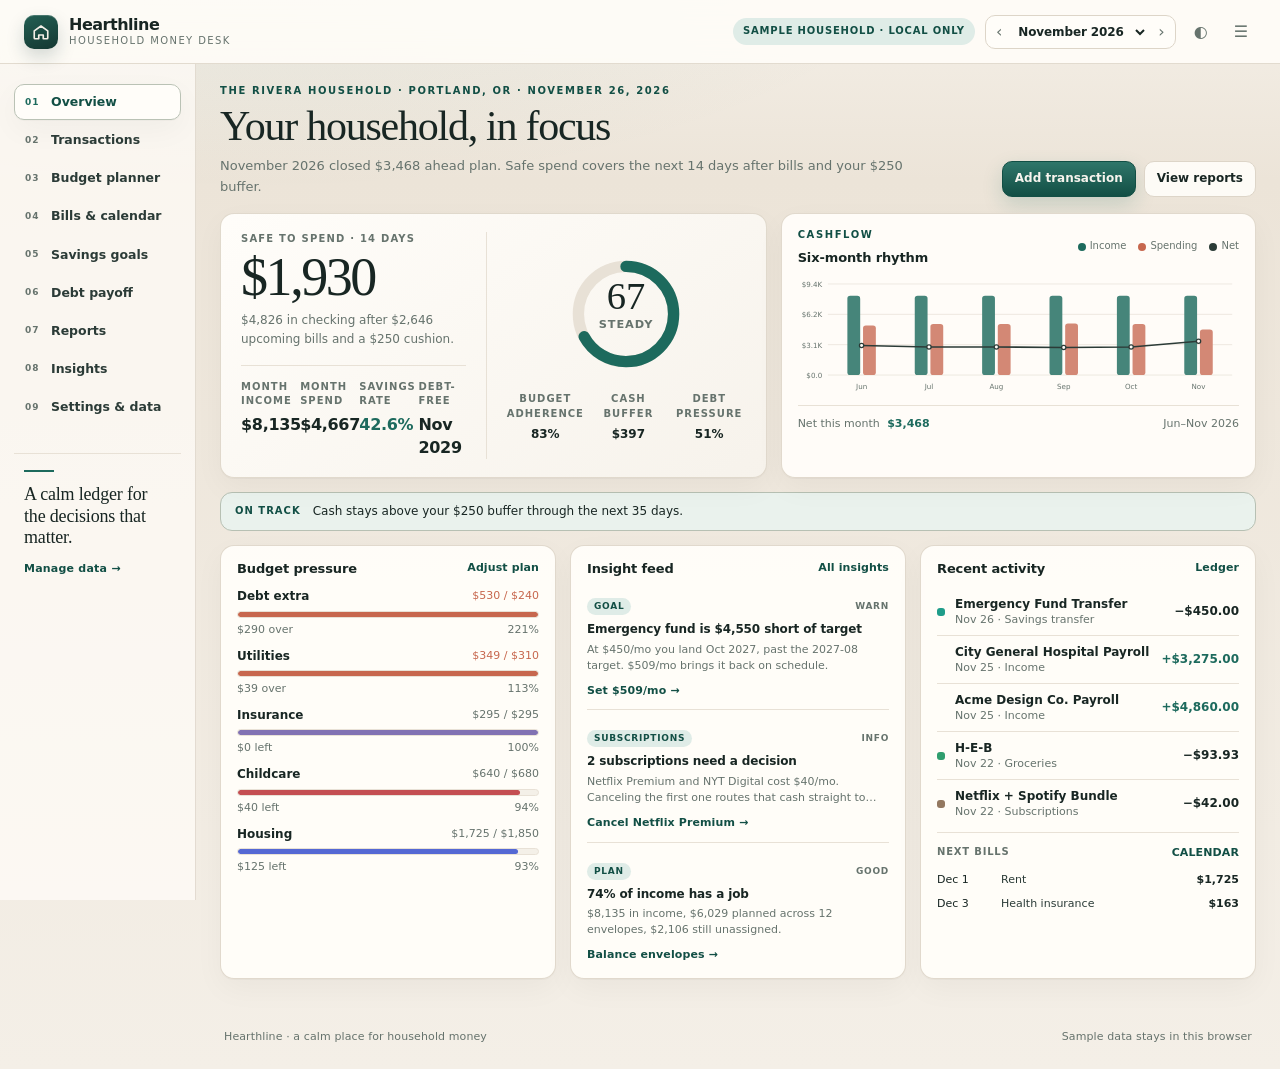
<file: app/index.html>
<!doctype html>
<html lang="en" data-theme="light" data-density="regular">
<head>
<meta charset="utf-8">
<meta name="viewport" content="width=device-width, initial-scale=1">
<meta name="color-scheme" content="light dark">
<meta name="theme-color" content="#f5f1ea">
<title>Hearthline · Household money desk</title>
<link rel="icon" href="data:image/svg+xml,%3Csvg xmlns='http://www.w3.org/2000/svg' viewBox='0 0 32 32'%3E%3Crect width='32' height='32' rx='9' fill='%23183b36'/%3E%3Cpath d='M9 21.5V11.2L16 7l7 4.2v10.3h-4.6v-5.1h-4.8v5.1z' fill='%23f5f1ea'/%3E%3C/svg%3E">
<link rel="stylesheet" href="style.css">
<script type="module" src="main.js"></script>
</head>
<body>
<div class="shell">
  <header class="topbar">
    <div class="brand"><span class="brand-mark" aria-hidden="true"><svg width="18" height="18" viewBox="0 0 24 24" fill="none" stroke="currentColor" stroke-width="2.2" stroke-linecap="round" stroke-linejoin="round"><path d="M3 10.5L12 4l9 6.5V20a1 1 0 0 1-1 1h-5v-5h-6v5H4a1 1 0 0 1-1-1z"/></svg></span><span class="brand-copy"><strong>Hearthline</strong><small>Household money desk</small></span></div>
    <div class="top-actions">
      <span class="sample-badge" title="Synthetic sample data stored locally in this browser">Sample household · local only</span>
      <div class="month-picker"><button class="icon-btn" data-action="month" data-delta="-1" aria-label="Previous month">‹</button><select id="month-select" aria-label="Active month"></select><button class="icon-btn" data-action="month" data-delta="1" aria-label="Next month">›</button></div>
      <button class="icon-btn" data-action="theme" aria-label="Toggle dark or light theme" title="Toggle theme">◐</button>
      <button class="icon-btn" data-action="density" aria-label="Toggle display density" title="Toggle density">☰</button>
    </div>
  </header>
  <aside class="sidebar">
    <nav aria-label="Sections">
      <a href="#/"><span class="nav-num">01</span>Overview</a>
      <a href="#/transactions"><span class="nav-num">02</span>Transactions</a>
      <a href="#/budget"><span class="nav-num">03</span>Budget planner</a>
      <a href="#/bills"><span class="nav-num">04</span>Bills &amp; calendar</a>
      <a href="#/goals"><span class="nav-num">05</span>Savings goals</a>
      <a href="#/debt"><span class="nav-num">06</span>Debt payoff</a>
      <a href="#/reports"><span class="nav-num">07</span>Reports</a>
      <a href="#/insights"><span class="nav-num">08</span>Insights</a>
      <a href="#/settings"><span class="nav-num">09</span>Settings &amp; data</a>
    </nav>
    <div class="side-foot"><span class="side-line"></span><p>A calm ledger for<br>the decisions that matter.</p><a href="#/settings">Manage data →</a></div>
  </aside>
  <main id="app" tabindex="-1"></main>
  <footer><span>Hearthline · a calm place for household money</span><span>Sample data stays in this browser</span></footer>
</div>
<div id="modal-root"></div>
<div id="toast" role="status" aria-live="polite"></div>
</body>
</html>
</file>
<file: app/style.css>
:root{
  --bg:#f4efe7;
  --bg-deep:#ece4d8;
  --paper:#fffdf9;
  --paper-2:#f7f3ec;
  --ink:#182623;
  --ink-soft:#2b3b37;
  --muted:#66736d;
  --line:#ddd5c8;
  --line-soft:#e8e1d6;
  --accent:#1d6a5d;
  --accent-deep:#124f45;
  --accent-soft:#dfece7;
  --coral:#c7674e;
  --coral-soft:#f8e5de;
  --gold:#b3872d;
  --good:#1d6a5d;
  --shadow:0 1px 1px rgba(24,38,35,.03),0 10px 30px rgba(24,38,35,.04);
  --radius:14px;
  --radius-sm:10px;
  --serif:"Instrument Serif","Iowan Old Style","Palatino Linotype",serif;
  --sans:"DM Sans","Avenir Next","Segoe UI",system-ui,sans-serif;
}
[data-theme=dark]{
  --bg:#111815;--bg-deep:#18211d;--paper:#192320;--paper-2:#1f2b27;--ink:#f0ede6;--ink-soft:#dde3dc;
  --muted:#98a59d;--line:#30403a;--line-soft:#283632;--accent:#68c0ad;--accent-deep:#8fd7c7;--accent-soft:#1c3631;
  --coral:#f09178;--coral-soft:#3a2824;--gold:#e0b45b;--good:#68c0ad;
  --shadow:0 1px 1px rgba(0,0,0,.2),0 12px 30px rgba(0,0,0,.18);
}
*{box-sizing:border-box}
html{scroll-behavior:smooth;background:var(--bg)}
body{margin:0;color:var(--ink);font:13px/1.45 var(--sans);background:radial-gradient(1200px 500px at 20% -10%,rgba(29,106,93,.08),transparent 60%),linear-gradient(180deg,var(--bg),var(--bg-deep) 180px,var(--bg) 100%);-webkit-font-smoothing:antialiased;text-rendering:optimizeLegibility;overflow-x:hidden}
button,input,select{font:inherit;color:inherit}
button{cursor:pointer}
a{color:var(--accent-deep);text-decoration:none}
a:hover{text-decoration:underline}
h1,h2,h3,p{margin:0}
h1{font:400 clamp(30px,3.6vw,42px)/0.95 var(--serif);letter-spacing:-.03em;color:var(--ink)}
h2{font-size:13px;line-height:1.2;font-weight:700;letter-spacing:-.01em}
small{font-size:11px;color:var(--muted)}
strong,b{font-variant-numeric:tabular-nums}
.shell{max-width:1680px;margin:0 auto;min-height:100vh}

/* Topbar */
.topbar{height:64px;display:flex;align-items:center;justify-content:space-between;gap:16px;padding:0 24px;position:sticky;top:0;z-index:40;background:color-mix(in srgb,var(--paper) 88%,transparent);backdrop-filter:blur(14px);border-bottom:1px solid color-mix(in srgb,var(--line) 85%,transparent)}
.brand{display:flex;align-items:center;gap:11px;min-width:200px}
.brand-mark{width:34px;height:34px;border-radius:10px;display:grid;place-items:center;background:linear-gradient(160deg,#235f53,#143832);color:#f4efe7;box-shadow:inset 0 1px 0 rgba(255,255,255,.18),0 8px 18px rgba(20,56,50,.18)}
.brand-copy{display:flex;flex-direction:column;line-height:1}
.brand-copy strong{font:600 16px/1 var(--sans);letter-spacing:-.03em}
.brand-copy small{font-size:10px;letter-spacing:.14em;text-transform:uppercase;color:var(--muted);margin-top:3px}
.top-actions{display:flex;align-items:center;gap:10px;flex-wrap:wrap;justify-content:flex-end}
.sample-badge{padding:6px 10px;border-radius:99px;background:var(--accent-soft);color:var(--accent-deep);font-size:10px;font-weight:700;letter-spacing:.08em;text-transform:uppercase;white-space:nowrap}
.month-picker{display:flex;align-items:center;gap:2px;border:1px solid var(--line);border-radius:10px;background:var(--paper);padding:2px}
.month-picker select{border:0;background:transparent;min-width:136px;font-size:12px;font-weight:600;padding:5px 2px;letter-spacing:-.01em}
.month-picker select:focus{outline:none}
.icon-btn{border:0;background:transparent;border-radius:8px;padding:6px 8px;color:var(--muted);font-size:16px;line-height:1;display:inline-flex;align-items:center;justify-content:center}
.icon-btn:hover{background:var(--paper-2);color:var(--ink)}
.icon-btn.danger:hover{color:var(--coral);background:var(--coral-soft)}

/* Sidebar */
.sidebar{position:fixed;top:64px;bottom:0;width:196px;padding:20px 14px 24px;background:color-mix(in srgb,var(--paper) 72%,transparent);border-right:1px solid color-mix(in srgb,var(--line) 80%,transparent);overflow-y:auto;z-index:20}
.sidebar nav{display:flex;flex-direction:column;gap:2px}
.sidebar nav a{display:flex;align-items:center;gap:10px;padding:8px 10px;border-radius:10px;color:var(--ink-soft);font-weight:600;font-size:12.5px;border:1px solid transparent;transition:.15s ease}
.sidebar nav a:hover{background:var(--paper);border-color:var(--line-soft);text-decoration:none;color:var(--ink)}
.sidebar nav a.active{background:var(--paper);color:var(--accent-deep);border-color:color-mix(in srgb,var(--accent) 18%,var(--line));box-shadow:var(--shadow)}
.nav-num{font-size:9px;color:var(--muted);letter-spacing:.1em;width:16px;font-variant-numeric:tabular-nums}
.sidebar nav a.active .nav-num{color:var(--accent)}
.side-foot{margin-top:28px;padding:16px 10px;border-top:1px solid var(--line-soft)}
.side-line{display:block;width:30px;height:2px;background:var(--accent);margin-bottom:12px}
.side-foot p{font:400 18px/1.2 var(--serif);color:var(--ink);margin-bottom:10px;letter-spacing:-.01em}
.side-foot a{font-size:11px;font-weight:700;letter-spacing:.02em}

/* Main */
main{margin-left:196px;padding:20px 24px 36px;min-width:0}
footer{margin-left:196px;padding:0 28px 24px;display:flex;justify-content:space-between;gap:12px;color:var(--muted);font-size:11px;letter-spacing:.01em}
.page-head{display:flex;justify-content:space-between;align-items:flex-end;gap:20px;margin-bottom:16px}
.page-head-copy{max-width:760px}
.eyebrow{font-size:10px;font-weight:700;letter-spacing:.16em;text-transform:uppercase;color:var(--accent-deep);margin-bottom:8px}
.subtitle{color:var(--muted);font-size:13px;line-height:1.55;margin-top:10px;max-width:720px}
.head-actions{display:flex;gap:8px;flex-shrink:0}

/* Buttons */
.btn{display:inline-flex;align-items:center;justify-content:center;gap:6px;border:1px solid var(--line);background:color-mix(in srgb,var(--paper) 92%,transparent);color:var(--ink);border-radius:10px;padding:8px 12px;font-size:12px;font-weight:650;white-space:nowrap;transition:.15s ease}
.btn:hover{border-color:color-mix(in srgb,var(--accent) 35%,var(--line));text-decoration:none;transform:translateY(-1px)}
.btn.primary{background:linear-gradient(180deg,color-mix(in srgb,var(--accent) 92%,white 8%),var(--accent-deep));border-color:var(--accent-deep);color:#f7f4ee;box-shadow:0 8px 20px rgba(29,106,93,.18)}
[data-theme=dark] .btn.primary{color:#132320;background:linear-gradient(180deg,#78cabb,#5ab3a0);border-color:#5ab3a0}
.btn.small{padding:5px 9px;font-size:11px;border-radius:8px}
.btn.tiny{padding:3px 7px;font-size:10px;border-radius:7px}
.btn.on{background:var(--accent-soft);border-color:color-mix(in srgb,var(--accent) 35%,var(--line));color:var(--accent-deep)}
.btn.danger-btn{color:var(--coral);border-color:color-mix(in srgb,var(--coral) 30%,var(--line))}
.link{border:0;background:none;color:var(--accent-deep);font-size:11px;font-weight:700;padding:0;letter-spacing:.01em}
.link:hover{text-decoration:underline}
.hint{font-size:11px;color:var(--muted);line-height:1.45}

/* Cards / grids */
.card{background:color-mix(in srgb,var(--paper) 96%,transparent);border:1px solid color-mix(in srgb,var(--line) 88%,transparent);border-radius:var(--radius);padding:14px 16px;box-shadow:var(--shadow);min-width:0;margin-bottom:12px}
.grid-two>.card,.grid-three>.card,.hero-grid>.card{margin-bottom:0}
.card-head{display:flex;align-items:center;justify-content:space-between;gap:12px;margin-bottom:12px}
.card-head h2{white-space:nowrap;overflow:hidden;text-overflow:ellipsis}
.kpi-grid{display:grid;grid-template-columns:repeat(4,minmax(0,1fr));gap:14px;margin-bottom:14px}
.kpi-grid.three{grid-template-columns:repeat(3,minmax(0,1fr))}
.kpi{background:var(--paper);border:1px solid var(--line-soft);border-radius:var(--radius);padding:15px 16px;box-shadow:var(--shadow);display:flex;flex-direction:column;gap:6px;min-width:0}
.kpi-label{font-size:10px;font-weight:700;letter-spacing:.12em;text-transform:uppercase;color:var(--muted)}
.kpi strong{font-size:24px;line-height:1.05;letter-spacing:-.04em;font-variant-numeric:tabular-nums}
.kpi-note{font-size:11px;color:var(--muted);line-height:1.4;font-variant-numeric:tabular-nums}
.kpi .split em{font-style:normal;color:var(--muted);font-weight:400;margin:0 2px}
.kpi.warn{border-color:color-mix(in srgb,var(--coral) 35%,var(--line))}
.positive{color:var(--good)!important}
.negative{color:var(--coral)!important}
.grid-two{display:grid;grid-template-columns:minmax(0,1.15fr) minmax(0,1fr);gap:14px;margin-bottom:14px}
.grid-two.wide-left{grid-template-columns:minmax(0,1.3fr) minmax(0,1fr)}
.grid-three{display:grid;grid-template-columns:repeat(3,minmax(0,1fr));gap:14px;margin-bottom:14px}
.hero-grid{display:grid;grid-template-columns:minmax(0,1.15fr) minmax(0,1fr);gap:14px;margin-bottom:14px}

/* Hero */
.hero-card{padding:18px 20px;background:linear-gradient(145deg,color-mix(in srgb,var(--paper) 94%,#fff) 0%,color-mix(in srgb,var(--paper-2) 88%,var(--bg)) 100%)}
.hero-main{display:grid;grid-template-columns:minmax(0,1fr) 260px;gap:20px;align-items:stretch}
.hero-value{font:500 clamp(38px,4.8vw,54px)/0.95 var(--serif);letter-spacing:-.045em;margin:6px 0 8px;font-variant-numeric:tabular-nums}
.hero-note{font-size:12px;color:var(--muted);line-height:1.55;max-width:560px}
.hero-metrics{display:grid;grid-template-columns:repeat(4,minmax(0,1fr));gap:12px;margin-top:16px;padding-top:14px;border-top:1px solid var(--line-soft)}
.hero-metrics span,.health-stats span,.deep-dive-stats span{display:block;font-size:10px;font-weight:700;letter-spacing:.1em;text-transform:uppercase;color:var(--muted);margin-bottom:4px}
.hero-metrics strong,.deep-dive-stats strong{font-size:16px;letter-spacing:-.02em;font-variant-numeric:tabular-nums}
.health-panel{display:flex;flex-direction:column;align-items:center;justify-content:center;padding:10px 0 10px 20px;border-left:1px solid var(--line-soft)}
.score-ring{width:136px;height:136px}
.score-ring svg{width:100%;height:100%}
.ring-bg{fill:none;stroke:var(--line-soft);stroke-width:10}
.ring-fg{fill:none;stroke:var(--accent);stroke-width:10;stroke-linecap:round}
.ring-score{font:500 34px var(--serif);fill:var(--ink);font-variant-numeric:tabular-nums}
.ring-label{font:700 10px var(--sans);fill:var(--muted);letter-spacing:.08em;text-transform:uppercase}
.health-stats{display:grid;grid-template-columns:repeat(3,1fr);gap:8px;width:100%;margin-top:10px}
.health-stats div{text-align:center}
.health-stats b{font-size:12px;font-variant-numeric:tabular-nums}
.cashflow-card .card-head{margin-bottom:8px}
.cashflow-foot{display:flex;justify-content:space-between;gap:12px;margin-top:10px;padding-top:10px;border-top:1px solid var(--line-soft);font-size:11px;color:var(--muted)}
.cashflow-foot strong{font-variant-numeric:tabular-nums;margin-left:4px}

/* Charts */
.chart{width:100%;height:auto;display:block;overflow:visible}
.grid{stroke:var(--line-soft);stroke-width:1}
.axis{fill:var(--muted);font-size:10px;font-family:var(--sans);font-variant-numeric:tabular-nums}
.income-bar{fill:color-mix(in srgb,var(--accent) 82%,white 18%)}
.spend-bar{fill:color-mix(in srgb,var(--coral) 78%,white 22%)}
.net-line{stroke:var(--ink-soft)}
.net-dot{fill:var(--paper);stroke:var(--ink-soft);stroke-width:1.8}
[data-theme=dark] .net-line{stroke:#dce5df}
[data-theme=dark] .net-dot{stroke:#dce5df;fill:var(--paper)}
.donut{width:148px;height:148px;flex:0 0 148px}
.donut-total{fill:var(--ink);font:600 16px var(--sans);font-variant-numeric:tabular-nums}
.donut-label{fill:var(--muted);font:700 10px var(--sans);letter-spacing:.08em;text-transform:uppercase}
.donut-wrap{display:flex;gap:18px;align-items:center}
.legend{display:flex;align-items:center;gap:4px;color:var(--muted);font-size:10px;white-space:nowrap}
.dot{width:8px;height:8px;border-radius:50%;display:inline-block;margin-left:8px}
.dot:first-child{margin-left:0}
.dot.teal{background:var(--accent)}
.dot.coral{background:var(--coral)}
.dot.ink{background:var(--ink-soft)}
.dot.muted{background:var(--muted)}
.legend-list{list-style:none;padding:0;margin:0;display:flex;flex-direction:column;gap:8px;min-width:0;flex:1}
.legend-list li{display:flex;align-items:center;gap:8px;font-size:12px}
.legend-list b{font-variant-numeric:tabular-nums;color:var(--ink-soft)}
.cat-dot{width:8px;height:8px;border-radius:3px;display:inline-block;flex:0 0 8px}

/* Lists / env */
.env-list{display:flex;flex-direction:column;gap:10px}
.env-row{min-width:0}
.env-top{display:flex;justify-content:space-between;gap:10px;font-size:12px;margin-bottom:5px}
.env-top span:first-child{font-weight:600;display:flex;align-items:center;gap:8px}
.env-top span:last-child{font-variant-numeric:tabular-nums;color:var(--muted);font-size:11px}
.env-meta{display:flex;justify-content:space-between;margin-top:4px;font-size:10px;color:var(--muted);font-variant-numeric:tabular-nums}
.bar{height:7px;background:color-mix(in srgb,var(--paper-2) 90%,var(--line));border-radius:99px;overflow:hidden;border:1px solid var(--line-soft)}
.bar i{display:block;height:100%;border-radius:99px}
.mini-list{list-style:none;padding:0;margin:0;display:flex;flex-direction:column}
.mini-list li{display:flex;align-items:center;gap:10px;padding:8px 0;border-bottom:1px solid var(--line-soft);font-size:12px;min-width:0}
.mini-list li:last-child{border-bottom:0;padding-bottom:0}
.mini-list .grow{flex:1;min-width:0;display:flex;flex-direction:column;line-height:1.35}
.mini-list .grow small{white-space:nowrap;overflow:hidden;text-overflow:ellipsis}
.mini-list b{font-variant-numeric:tabular-nums;white-space:nowrap;font-size:12px}
.tx-payee{font-weight:550;white-space:nowrap;overflow:hidden;text-overflow:ellipsis}
.date-chip{background:var(--paper-2);border:1px solid var(--line-soft);border-radius:7px;padding:4px 6px;font-size:10px;font-weight:700;white-space:nowrap;font-variant-numeric:tabular-nums}
.tag{display:inline-flex;align-items:center;font-size:9px;text-transform:uppercase;letter-spacing:.08em;font-weight:700;color:var(--accent-deep);background:var(--accent-soft);border-radius:99px;padding:2px 7px}
.alert-strip,.good-strip{display:flex;align-items:center;gap:12px;border-radius:12px;padding:10px 14px;margin-bottom:14px;font-size:12px;line-height:1.45;border:1px solid}
.alert-strip{background:color-mix(in srgb,var(--coral-soft) 75%,var(--paper));border-color:color-mix(in srgb,var(--coral) 25%,var(--line));color:var(--ink)}
.good-strip{background:color-mix(in srgb,var(--accent-soft) 65%,var(--paper));border-color:color-mix(in srgb,var(--accent) 20%,var(--line));color:var(--ink)}
.alert-mark{font-weight:700;text-transform:uppercase;letter-spacing:.1em;font-size:10px;white-space:nowrap}
.alert-strip .alert-mark{color:var(--coral)}
.good-strip .alert-mark{color:var(--accent-deep)}

/* Insight feed */
.insight-feed{display:flex;flex-direction:column;gap:10px}
.feed-item{padding:10px 0;border-bottom:1px solid var(--line-soft)}
.feed-item:last-child{border-bottom:0;padding-bottom:0}
.feed-top{display:flex;align-items:center;justify-content:space-between;margin-bottom:6px}
.feed-level{font-size:9px;text-transform:uppercase;letter-spacing:.08em;color:var(--muted);font-weight:700}
.feed-item strong{display:block;font-size:12px;line-height:1.35;margin-bottom:4px;letter-spacing:-.01em}
.feed-item p{font-size:11px;color:var(--muted);line-height:1.5;display:-webkit-box;-webkit-line-clamp:2;-webkit-box-orient:vertical;overflow:hidden;margin-bottom:6px}
.feed-item.alert strong{color:var(--coral)}
.upcoming-mini{margin-top:12px;padding-top:12px;border-top:1px solid var(--line-soft)}
.mini-head{display:flex;justify-content:space-between;align-items:center;font-size:10px;font-weight:700;letter-spacing:.08em;text-transform:uppercase;color:var(--muted);margin-bottom:8px}
.upcoming-row{display:grid;grid-template-columns:56px 1fr auto;gap:8px;font-size:11px;padding:4px 0;font-variant-numeric:tabular-nums}
.upcoming-row span:nth-child(2){color:var(--ink-soft);white-space:nowrap;overflow:hidden;text-overflow:ellipsis}

/* Tables / forms */
.filter-card{padding:12px 14px}
.filters{display:flex;flex-wrap:wrap;gap:10px;align-items:flex-end}
.filters label,.setting-form label,.inline-form label{display:flex;flex-direction:column;gap:4px;font-size:10px;font-weight:700;color:var(--muted);min-width:0;letter-spacing:.02em}
.filters .grow{flex:1 1 190px}
.filters input,.filters select,.setting-form input,.setting-form select,.inline-form input,.inline-form select,.money-input,.form-grid input,.form-grid select{border:1px solid var(--line);background:color-mix(in srgb,var(--paper-2) 72%,var(--paper));border-radius:8px;padding:7px 9px;font-size:12px;min-width:0;width:100%;color:var(--ink)}
.filters input:focus,.filters select:focus,.setting-form input:focus,.setting-form select:focus,.inline-form input:focus,.inline-form select:focus,.money-input:focus,.form-grid input:focus,.form-grid select:focus{outline:2px solid color-mix(in srgb,var(--accent) 20%,transparent);border-color:color-mix(in srgb,var(--accent) 40%,var(--line))}
.filters .check,.check{display:flex;flex-direction:row;align-items:center;gap:6px;white-space:nowrap;font-size:11px;color:var(--ink);font-weight:600}
.filters .check input,.check input{width:auto;accent-color:var(--accent)}
.table-summary{display:flex;justify-content:space-between;gap:10px;margin-bottom:10px;font-size:11px;color:var(--muted);font-variant-numeric:tabular-nums}
.table-wrap{overflow-x:auto;max-width:100%}
.data-table{width:100%;border-collapse:collapse;font-size:12px;min-width:560px}
.data-table th{text-align:left;text-transform:uppercase;letter-spacing:.08em;font-size:9.5px;color:var(--muted);padding:8px 10px;border-bottom:1px solid var(--line);white-space:nowrap;font-weight:700}
.data-table td{padding:9px 10px;border-bottom:1px solid var(--line-soft);vertical-align:middle}
.data-table tr:last-child td{border-bottom:0}
.data-table tbody tr:hover{background:color-mix(in srgb,var(--paper-2) 65%,transparent)}
.data-table .right{text-align:right;font-variant-numeric:tabular-nums}
.data-table small{display:block;font-size:10px;color:var(--muted);margin-top:2px}
.money-input{max-width:112px;text-align:right;font-variant-numeric:tabular-nums}
.budget-table td:nth-child(3),.budget-table td:nth-child(5){font-variant-numeric:tabular-nums}
.empty{padding:20px;text-align:center;color:var(--muted);font-size:12px}

/* Deep dive / report */
.deep-dive-stats{display:grid;grid-template-columns:repeat(4,minmax(0,1fr));gap:10px;margin:12px 0;padding:12px 0;border-top:1px solid var(--line-soft);border-bottom:1px solid var(--line-soft)}
.deep-dive-stats div{min-width:0}

/* Sim / misc */
.sim-card{margin-top:0}
.sim-grid{display:grid;grid-template-columns:repeat(3,minmax(0,1fr));gap:16px;margin-bottom:14px}
.sim-grid label{display:flex;flex-direction:column;gap:6px;font-size:11px;font-weight:700;color:var(--muted)}
.sim-grid output{font-size:18px;font-weight:700;color:var(--ink);font-variant-numeric:tabular-nums;letter-spacing:-.02em}
input[type=range]{accent-color:var(--accent);width:100%}
.sim-results{display:grid;grid-template-columns:repeat(4,minmax(0,1fr));gap:10px}
.sim-stat{background:var(--paper-2);border:1px solid var(--line-soft);border-radius:10px;padding:10px 12px;display:flex;flex-direction:column;gap:3px}
.sim-stat span{font-size:10px;color:var(--muted);text-transform:uppercase;letter-spacing:.08em;font-weight:700}
.sim-stat strong{font-size:18px;letter-spacing:-.03em;font-variant-numeric:tabular-nums}
.sim-stat small{font-size:10px;color:var(--muted)}
.sim-foot{grid-column:1/-1;font-size:11px;color:var(--muted);margin-top:2px;line-height:1.5}
.segmented{display:inline-flex;border:1px solid var(--line);border-radius:10px;padding:3px;background:var(--paper);margin-bottom:14px}
.segmented button{border:0;background:transparent;padding:8px 12px;border-radius:8px;font-size:11px;font-weight:700;color:var(--muted)}
.segmented button.active{background:var(--accent-soft);color:var(--accent-deep)}
.rank{width:22px;height:22px;border-radius:50%;background:var(--accent-soft);color:var(--accent-deep);display:grid;place-items:center;font-weight:800;font-size:10px;flex:0 0 22px}
.inline-form{display:flex;flex-wrap:wrap;gap:10px;align-items:flex-end;margin-top:12px}
.inline-form label{min-width:130px}
.inline-form .btn{margin-left:auto}

/* Calendar */
.calendar{margin-bottom:4px}
.cal-week,.cal-grid{display:grid;grid-template-columns:repeat(7,minmax(0,1fr));gap:4px}
.cal-week span{font-size:9px;font-weight:800;text-transform:uppercase;letter-spacing:.08em;color:var(--muted);text-align:center;padding:4px 0}
.cal-cell{min-height:64px;border:1px solid var(--line-soft);border-radius:8px;background:color-mix(in srgb,var(--paper-2) 70%,var(--paper));padding:4px;font-size:10px;overflow:hidden}
.cal-cell.empty-cell{background:transparent;border-color:transparent}
.cal-cell.today{border-color:var(--accent);box-shadow:inset 0 0 0 1px var(--accent)}
.cal-cell.past{opacity:.55}
.cal-day{display:block;font-weight:700;font-size:10px;margin-bottom:3px;font-variant-numeric:tabular-nums}
.cal-bill{display:block;background:var(--accent-soft);color:var(--accent-deep);border-radius:4px;padding:2px 4px;margin-bottom:2px;white-space:nowrap;overflow:hidden;text-overflow:ellipsis;font-weight:550}
.cal-bill b{float:right;font-variant-numeric:tabular-nums}
.bills-list li{flex-wrap:wrap}
.bills-list .grow{min-width:140px}

/* Goals/insights/settings */
.goal-grid{display:grid;grid-template-columns:repeat(3,minmax(0,1fr));gap:14px}
.goal-card{margin-bottom:0}
.goal-amount{display:flex;align-items:baseline;gap:8px;margin-bottom:10px}
.goal-amount strong{font:500 30px/1 var(--serif);letter-spacing:-.03em;font-variant-numeric:tabular-nums}
.goal-amount span{color:var(--muted);font-size:12px}
.goal-meta{display:flex;justify-content:space-between;gap:8px;font-size:11px;color:var(--muted);margin:8px 0 4px;font-variant-numeric:tabular-nums}
.insight-grid{display:grid;grid-template-columns:repeat(2,minmax(0,1fr));gap:14px;margin-bottom:14px}
.insight{margin-bottom:0;border-left:3px solid var(--accent)}
.insight.warn{border-left-color:var(--gold)}
.insight.alert{border-left-color:var(--coral)}
.insight.good{border-left-color:var(--good)}
.insight-head{display:flex;justify-content:space-between;align-items:center;margin-bottom:10px}
.severity{font-size:9px;text-transform:uppercase;letter-spacing:.08em;font-weight:700;color:var(--muted)}
.insight h2{font-size:15px;margin-bottom:8px;line-height:1.3;letter-spacing:-.01em}
.insight p{font-size:12px;color:var(--muted);line-height:1.6;margin-bottom:12px}
.setting-form{display:grid;grid-template-columns:repeat(2,minmax(0,1fr));gap:12px}
.setting-form .btn{grid-column:1/-1;justify-self:start;margin-top:4px}
.choice-row{display:flex;gap:8px;flex-wrap:wrap;margin:10px 0}

/* Modal/toast */
.modal-open{overflow:hidden}
.modal-backdrop{position:fixed;inset:0;background:rgba(20,30,28,.45);backdrop-filter:blur(4px);z-index:80;display:grid;place-items:center;padding:18px}
.modal{width:min(560px,100%);max-height:90vh;overflow:auto;background:var(--paper);border:1px solid var(--line);border-radius:16px;padding:20px;box-shadow:0 24px 80px rgba(0,0,0,.25)}
.form-grid{display:grid;grid-template-columns:repeat(2,minmax(0,1fr));gap:12px}
.form-grid label{display:flex;flex-direction:column;gap:4px;font-size:10px;font-weight:700;color:var(--muted);min-width:0}
.form-grid .span-2{grid-column:span 2}
.form-actions{display:flex;justify-content:flex-end;gap:8px;margin-top:18px}
.form-actions .danger-btn{margin-right:auto}
#toast{position:fixed;right:20px;bottom:20px;z-index:100;background:#182623;color:#f4efe7;padding:11px 14px;border-radius:10px;font-size:12px;font-weight:600;opacity:0;transform:translateY(8px);pointer-events:none;transition:.2s ease;max-width:min(420px,90vw);box-shadow:0 10px 30px rgba(0,0,0,.2)}
#toast.show{opacity:1;transform:translateY(0)}

/* Responsive / density */
[data-density=compact] main{padding:18px 22px 40px}
[data-density=compact] .card{padding:12px 14px;margin-bottom:10px}
[data-density=compact] .kpi{padding:12px 13px}
[data-density=compact] .hero-card{padding:16px 18px}
[data-density=compact] .hero-value{font-size:44px}
[data-density=compact] .mini-list li{padding:6px 0}
[data-density=compact] .data-table td,[data-density=compact] .data-table th{padding:6px 8px}
[data-density=compact] .page-head{margin-bottom:14px}
[data-density=compact] .grid-two,[data-density=compact] .grid-three,[data-density=compact] .hero-grid,[data-density=compact] .kpi-grid{gap:10px;margin-bottom:10px}

@media (max-width:1240px){
  .hero-main{grid-template-columns:1fr 220px}
  .health-panel{padding-left:14px}
}
@media (max-width:1080px){
  .kpi-grid,.hero-grid,.grid-two,.grid-three{grid-template-columns:repeat(2,minmax(0,1fr))}
  .hero-grid>.cashflow-card{grid-column:span 2}
  .dashboard-grid>.card:last-child{grid-column:span 2}
  .sim-results{grid-template-columns:repeat(2,minmax(0,1fr))}
  .goal-grid{grid-template-columns:repeat(2,minmax(0,1fr))}
  .insight-grid{grid-template-columns:1fr}
}
@media (max-width:920px){
  .topbar{height:auto;min-height:60px;padding:10px 14px;flex-wrap:wrap}
  .brand{min-width:0}
  .sample-badge{display:none}
  .sidebar{position:static;width:auto;max-width:100%;padding:8px 10px;border-right:0;border-bottom:1px solid var(--line-soft);overflow-x:auto;overflow-y:hidden;-webkit-overflow-scrolling:touch;background:color-mix(in srgb,var(--paper) 86%,transparent);scrollbar-width:none}.sidebar::-webkit-scrollbar{display:none}
  .sidebar nav{flex-direction:row;gap:4px;min-width:max-content;width:max-content}
  .sidebar nav a{padding:8px 10px;font-size:11.5px;white-space:nowrap}
  .nav-num,.side-foot{display:none}
  main,footer{margin-left:0}
  main{padding:18px 14px 40px}
  footer{padding:0 14px 20px;flex-wrap:wrap}
  .page-head{align-items:flex-start;flex-wrap:wrap;gap:14px}
  .hero-main{grid-template-columns:1fr}
  .health-panel{border-left:0;border-top:1px solid var(--line-soft);padding:14px 0 0;flex-direction:row;justify-content:flex-start;gap:18px}
  .score-ring{width:120px;height:120px;flex:0 0 120px}
  .health-stats{margin-top:0;max-width:280px}
}
@media (max-width:720px){
  body{font-size:12.5px}
  .brand-copy small{display:none}
  .top-actions{gap:6px;width:100%;justify-content:space-between}
  .month-picker{flex:1;justify-content:space-between}
  .month-picker select{min-width:0;flex:1}
  .kpi-grid,.kpi-grid.three,.goal-grid,.sim-grid,.sim-results,.form-grid,.setting-form,.deep-dive-stats{grid-template-columns:repeat(2,minmax(0,1fr))}
  .grid-two,.grid-three,.hero-grid,.insight-grid{grid-template-columns:1fr}
  .hero-grid>.cashflow-card,.dashboard-grid>.card:last-child{grid-column:auto}
  .hero-metrics{grid-template-columns:repeat(2,minmax(0,1fr))}
  h1{font-size:36px}
  .head-actions{width:100%}
  .head-actions .btn{flex:1}
  .donut-wrap{flex-direction:column;align-items:stretch}
  .donut{align-self:center}
  .form-grid .span-2{grid-column:span 2}
  .cal-cell{min-height:54px;padding:3px}
  .cal-bill{font-size:9px}
  .inline-form .btn{margin-left:0}
  .filters label{flex:1 1 130px}
  .modal{padding:16px}
}
@media (max-width:460px){
  .kpi-grid,.kpi-grid.three,.goal-grid,.hero-metrics,.health-stats,.deep-dive-stats,.sim-grid,.sim-results,.form-grid,.setting-form{grid-template-columns:1fr}
  .health-panel{flex-direction:column;align-items:center}
  .health-stats{max-width:none;width:100%}
  .form-grid .span-2{grid-column:auto}
  .table-summary{flex-direction:column}
  .cashflow-foot{flex-direction:column}
}
@media print{
  .topbar,.sidebar,.head-actions,.filters .btn,.btn,.icon-btn,#toast,.modal-backdrop{display:none!important}
  main,footer{margin:0;padding:0}
  .card,.kpi{box-shadow:none;break-inside:avoid}
  body{background:#fff}
}
</file>
